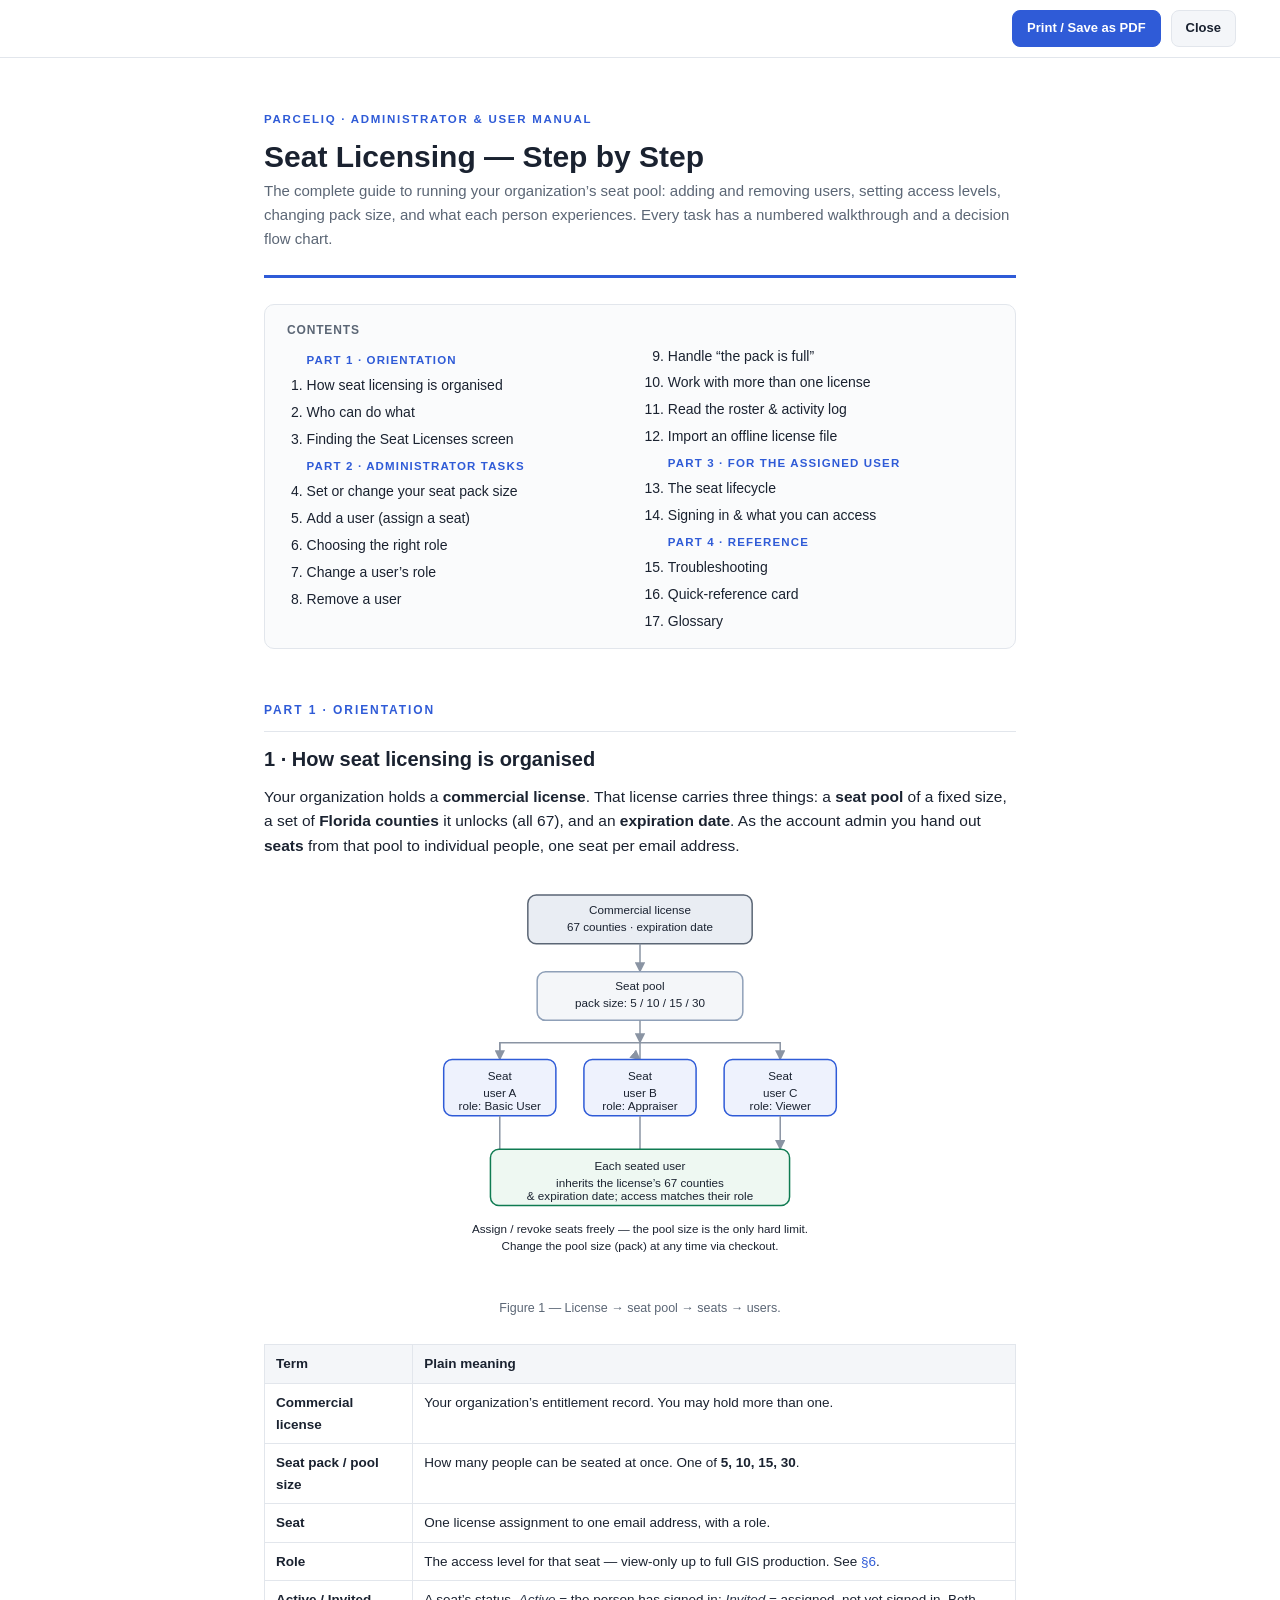
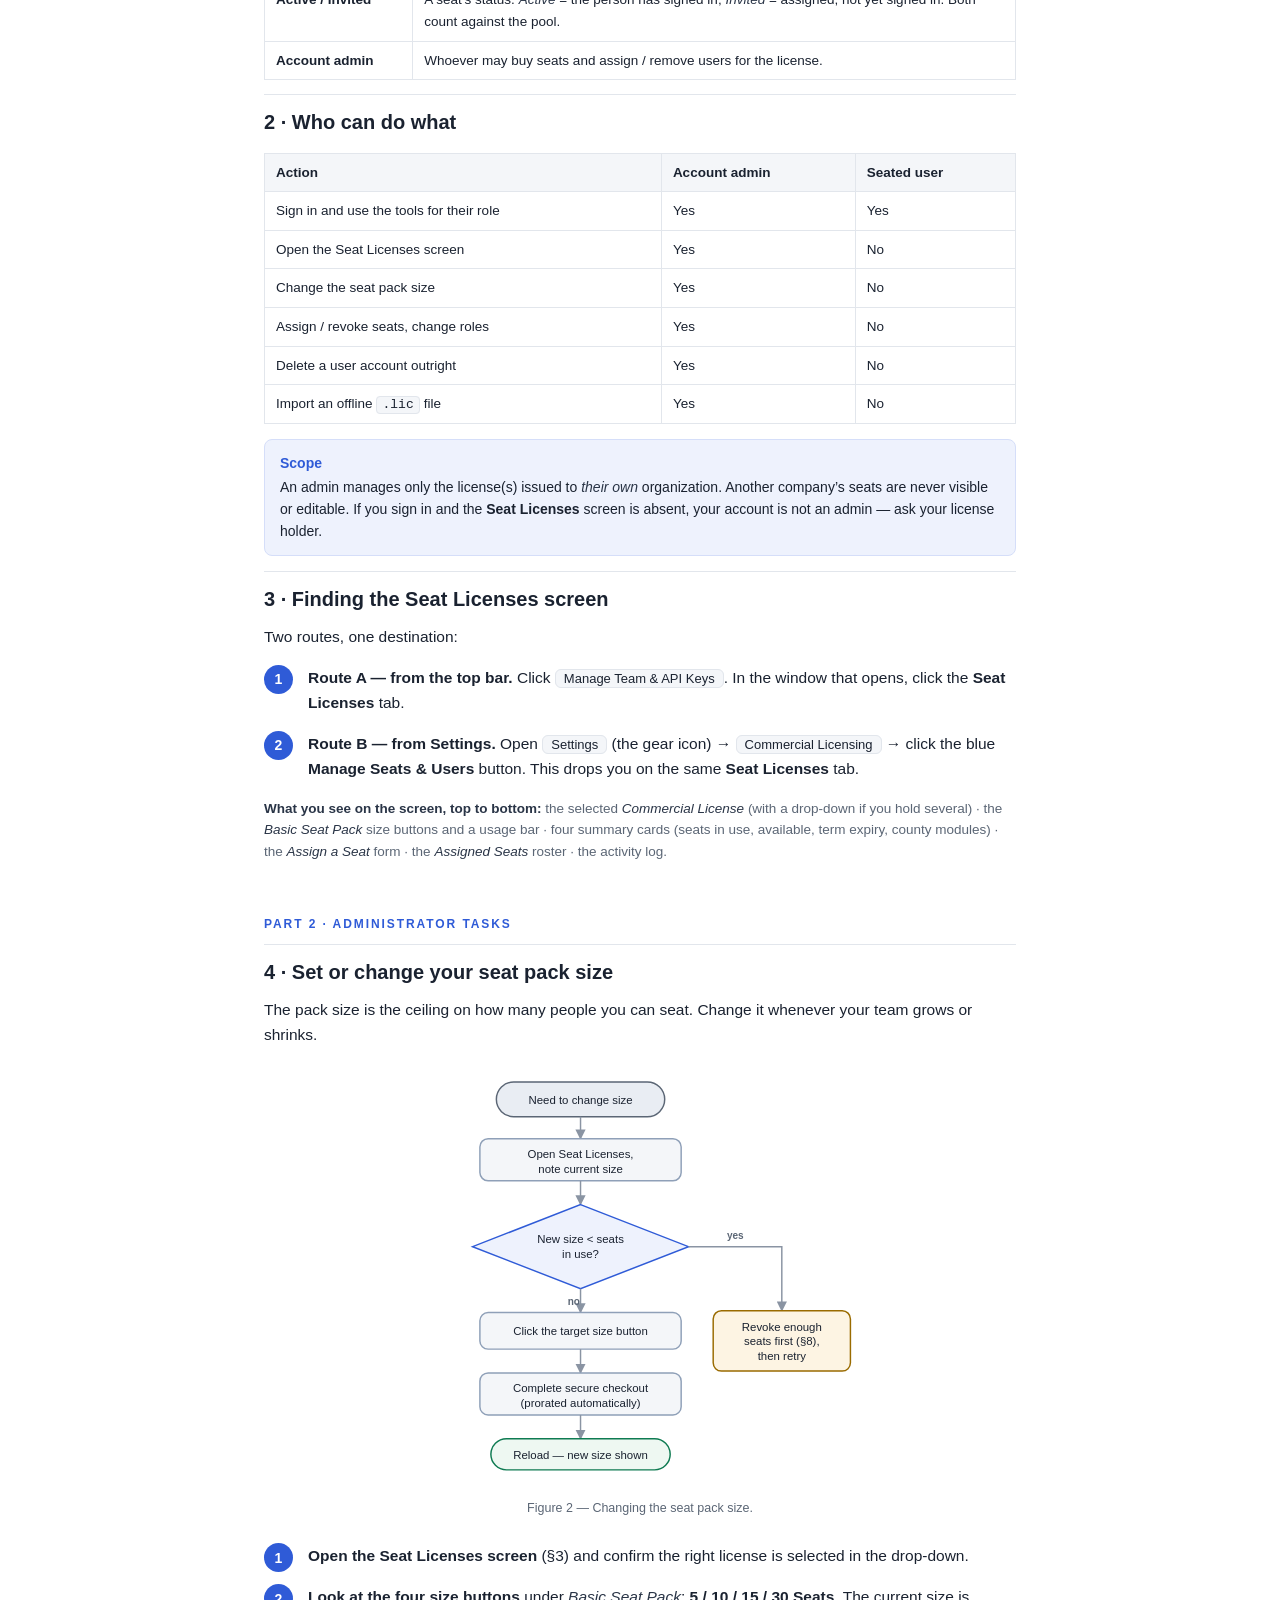
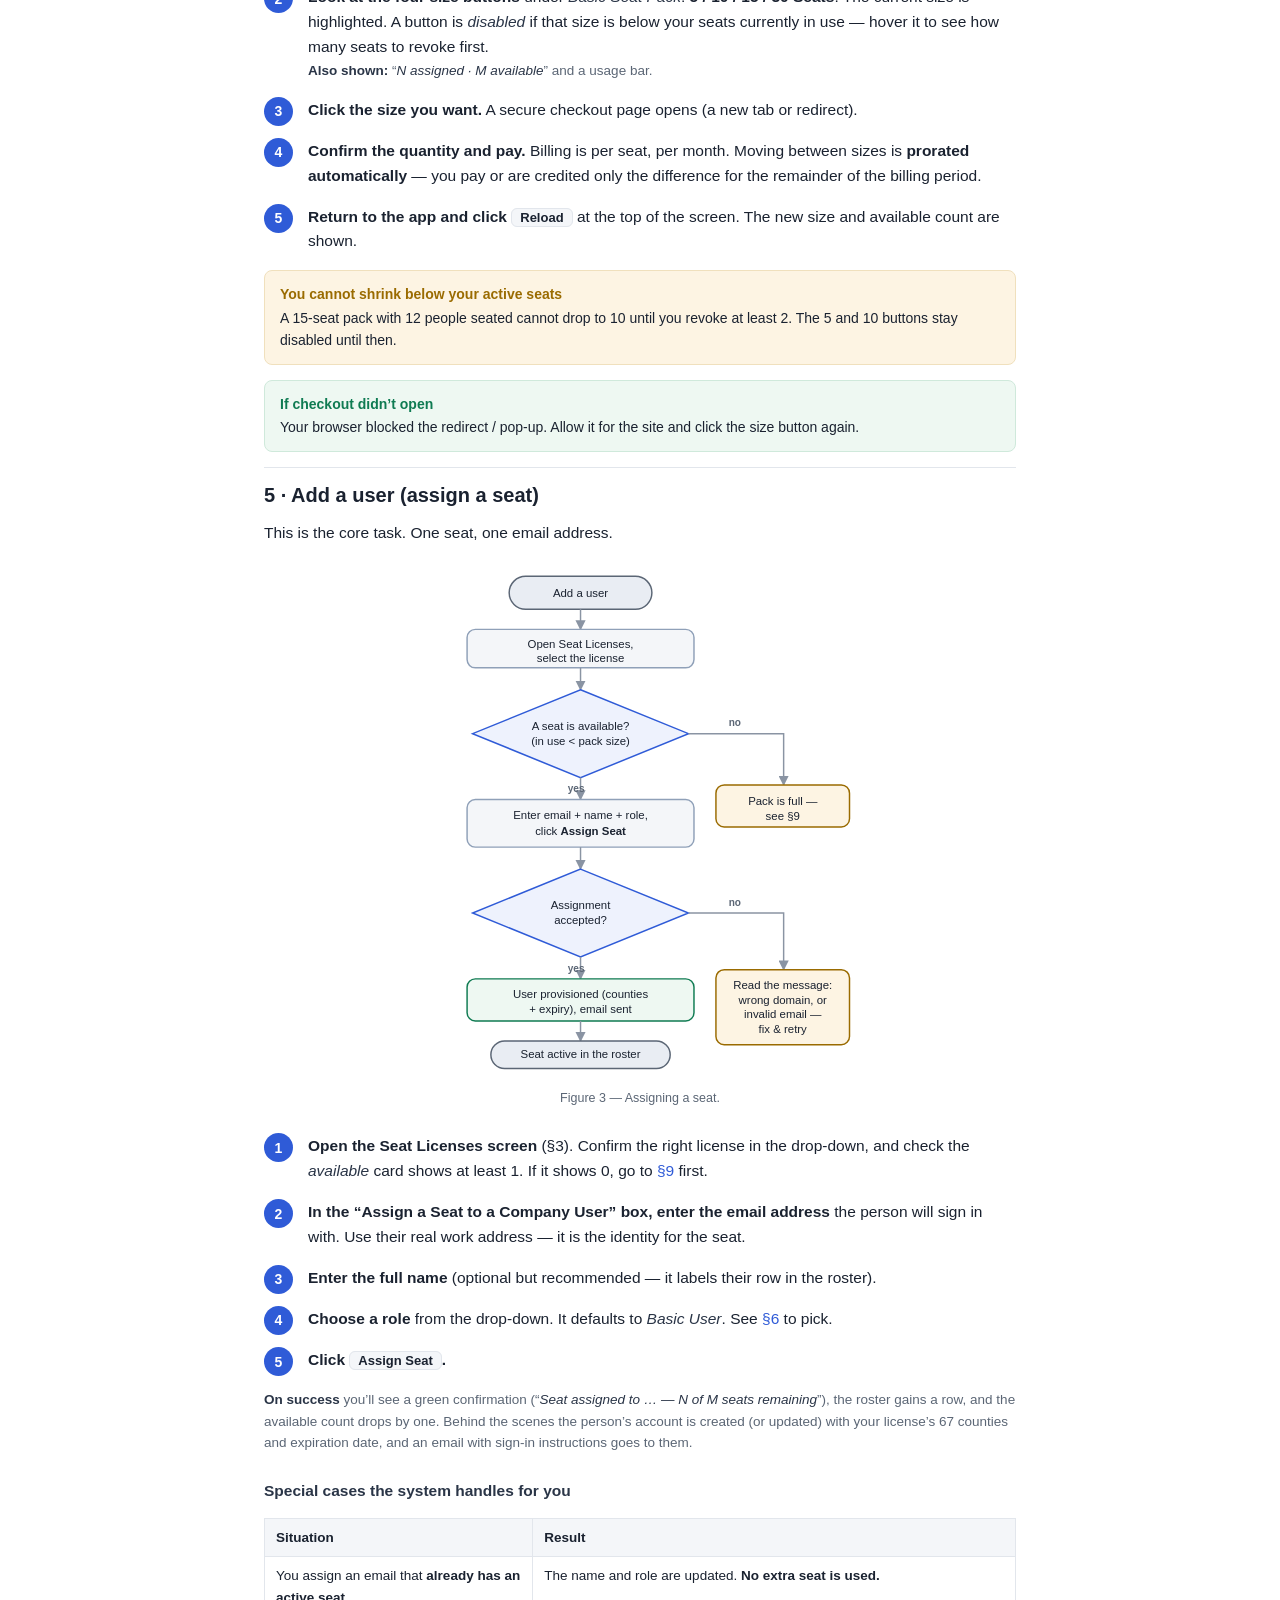
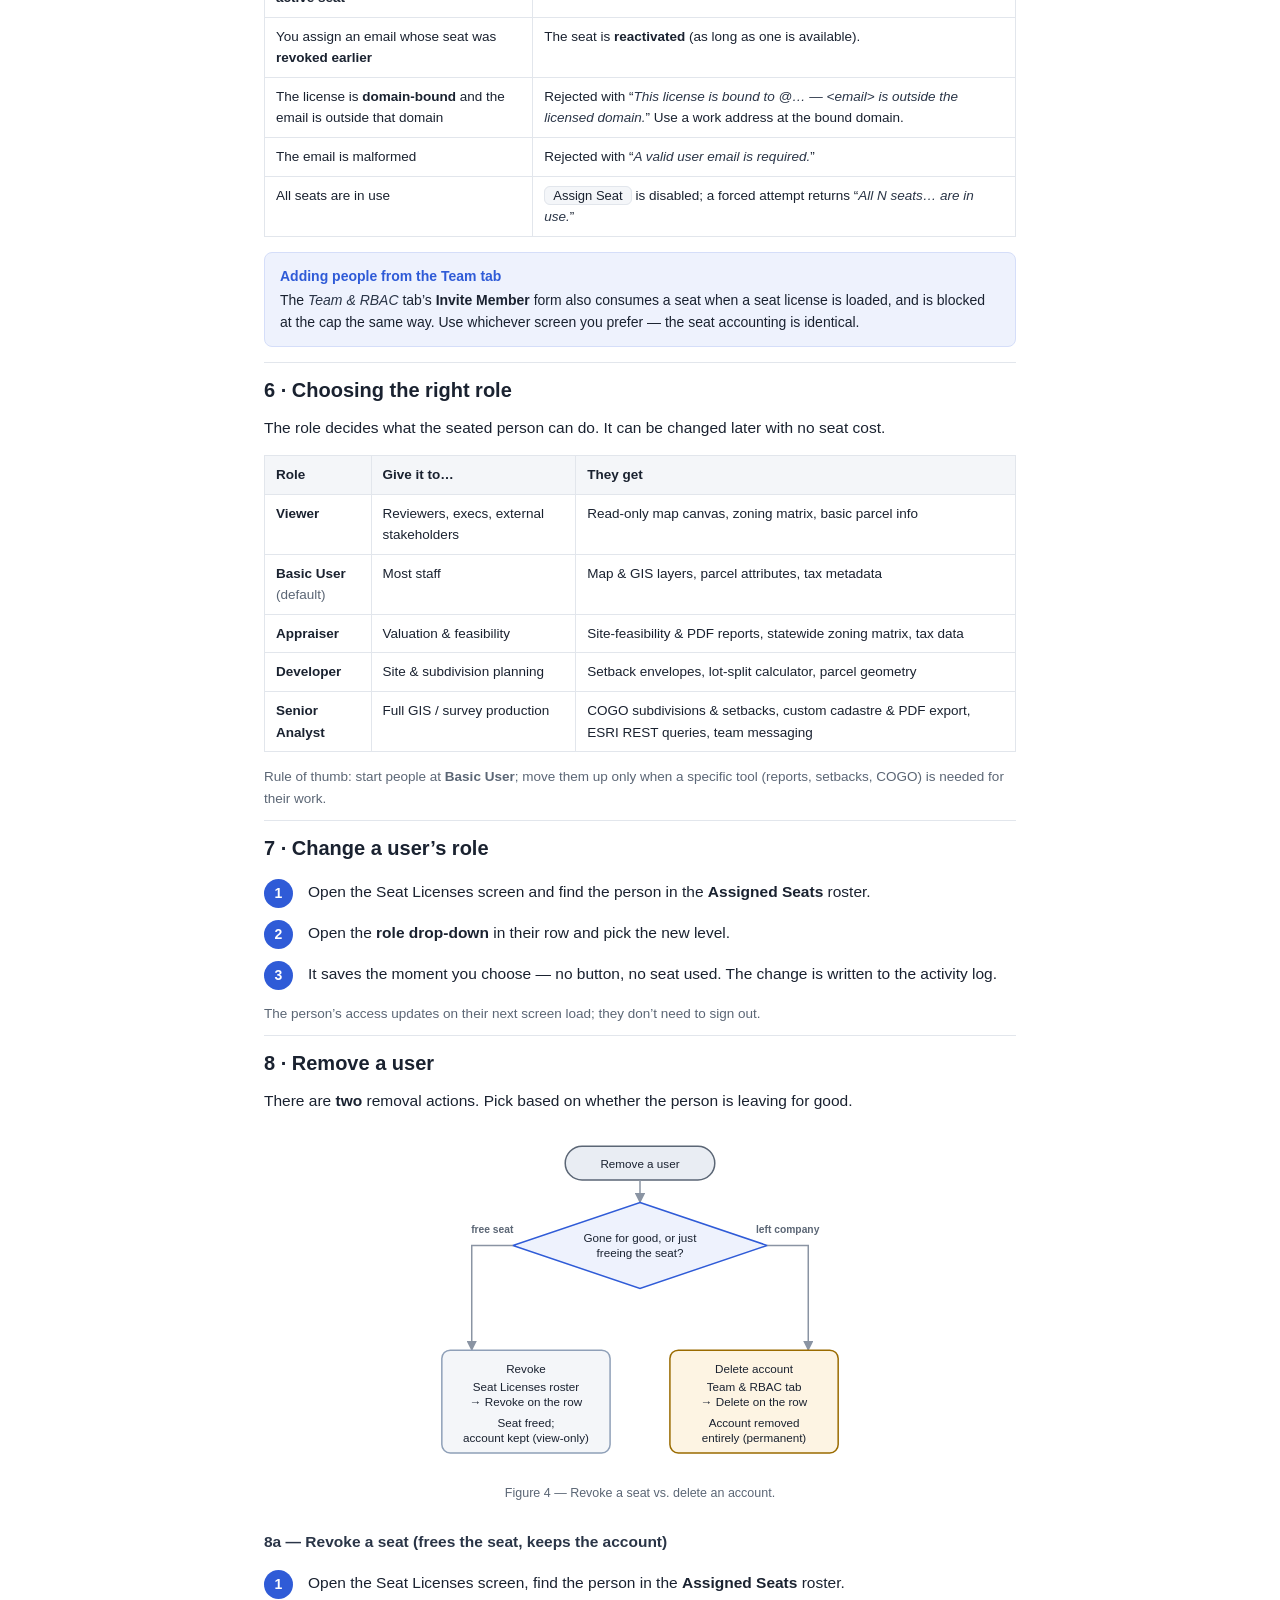
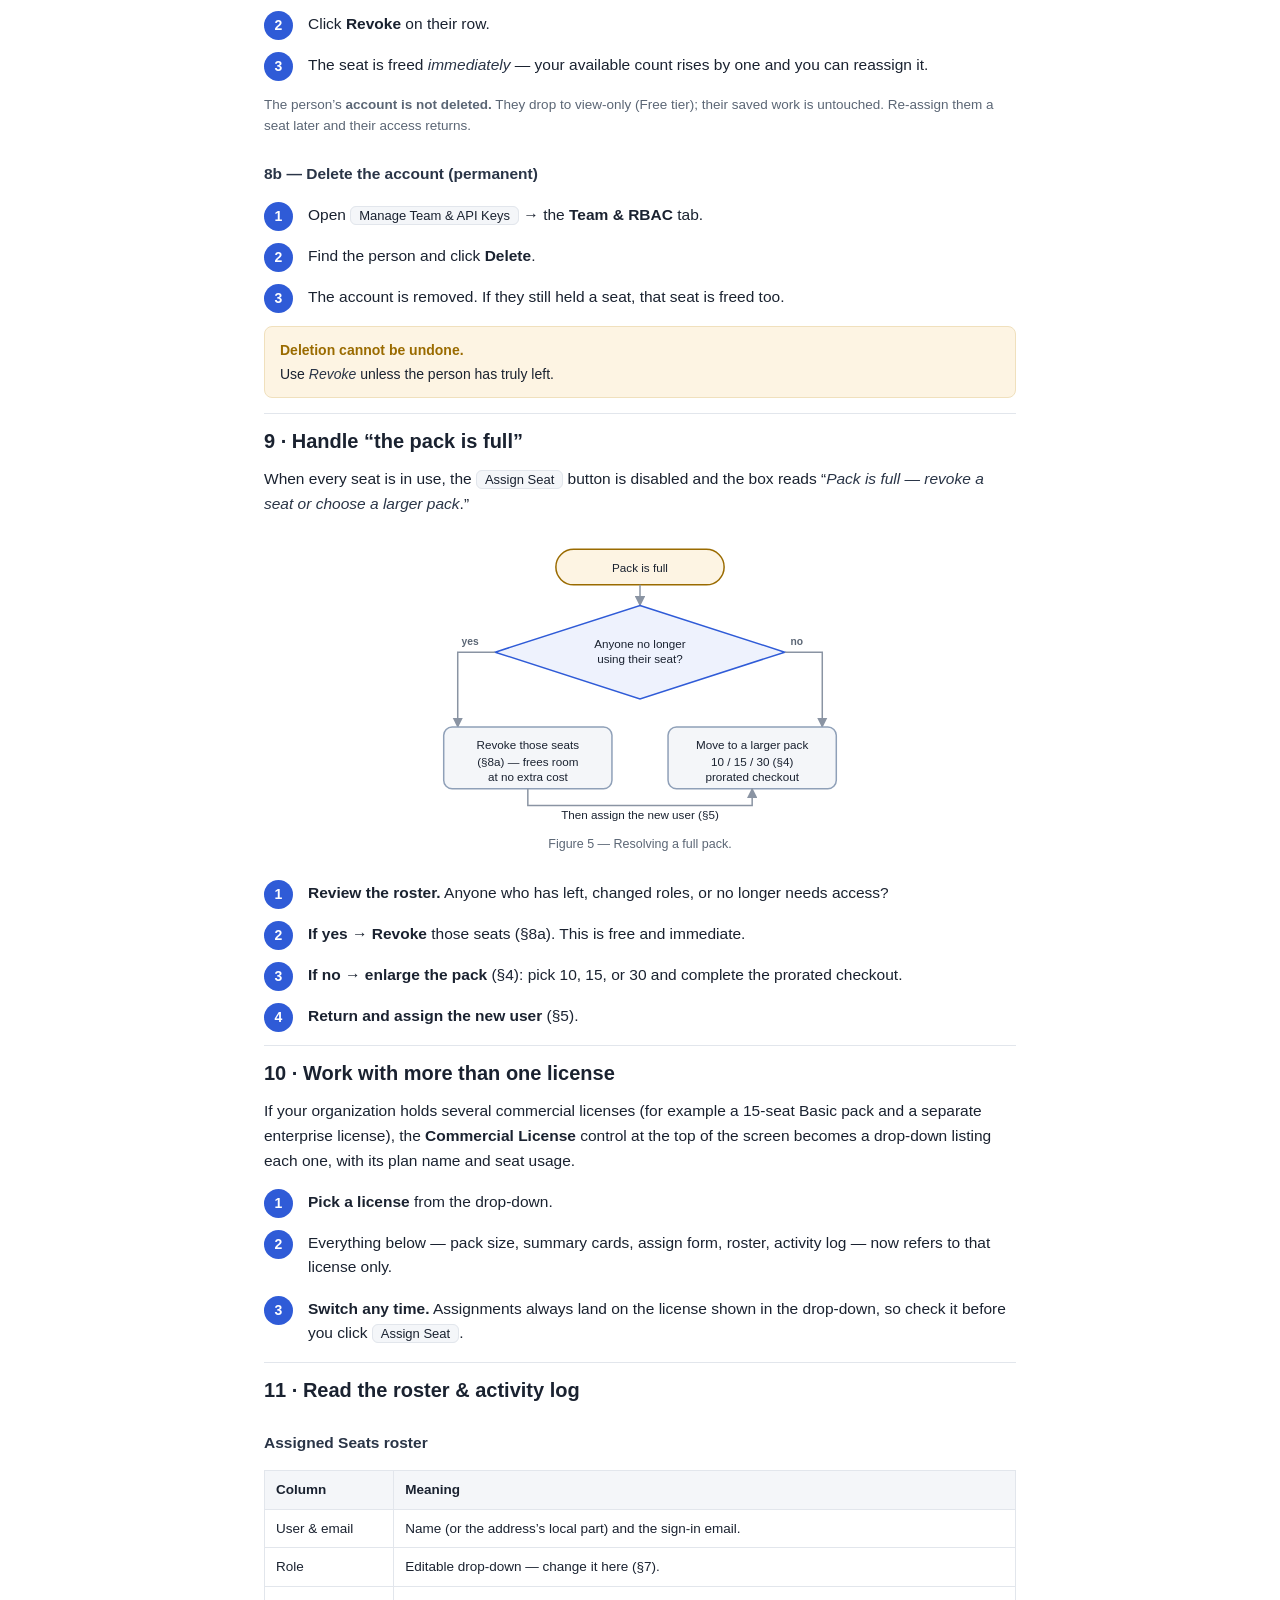
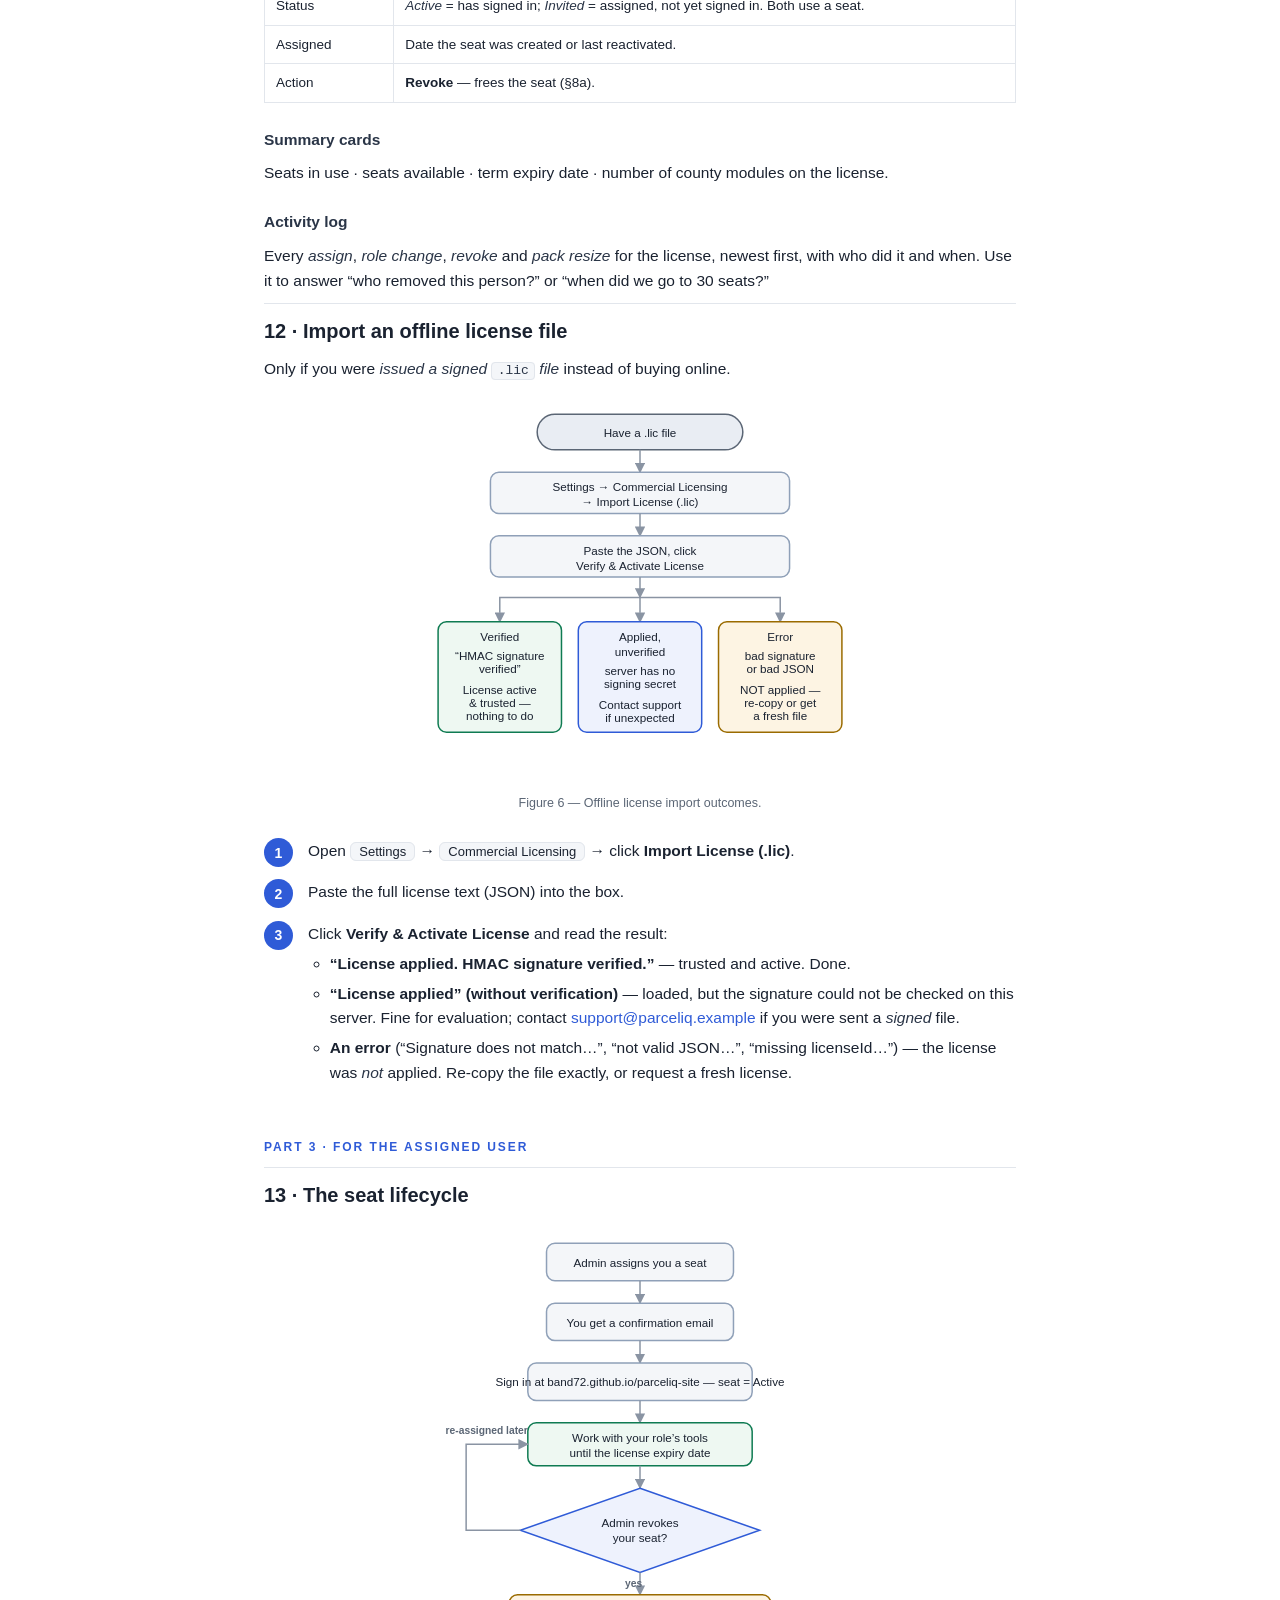
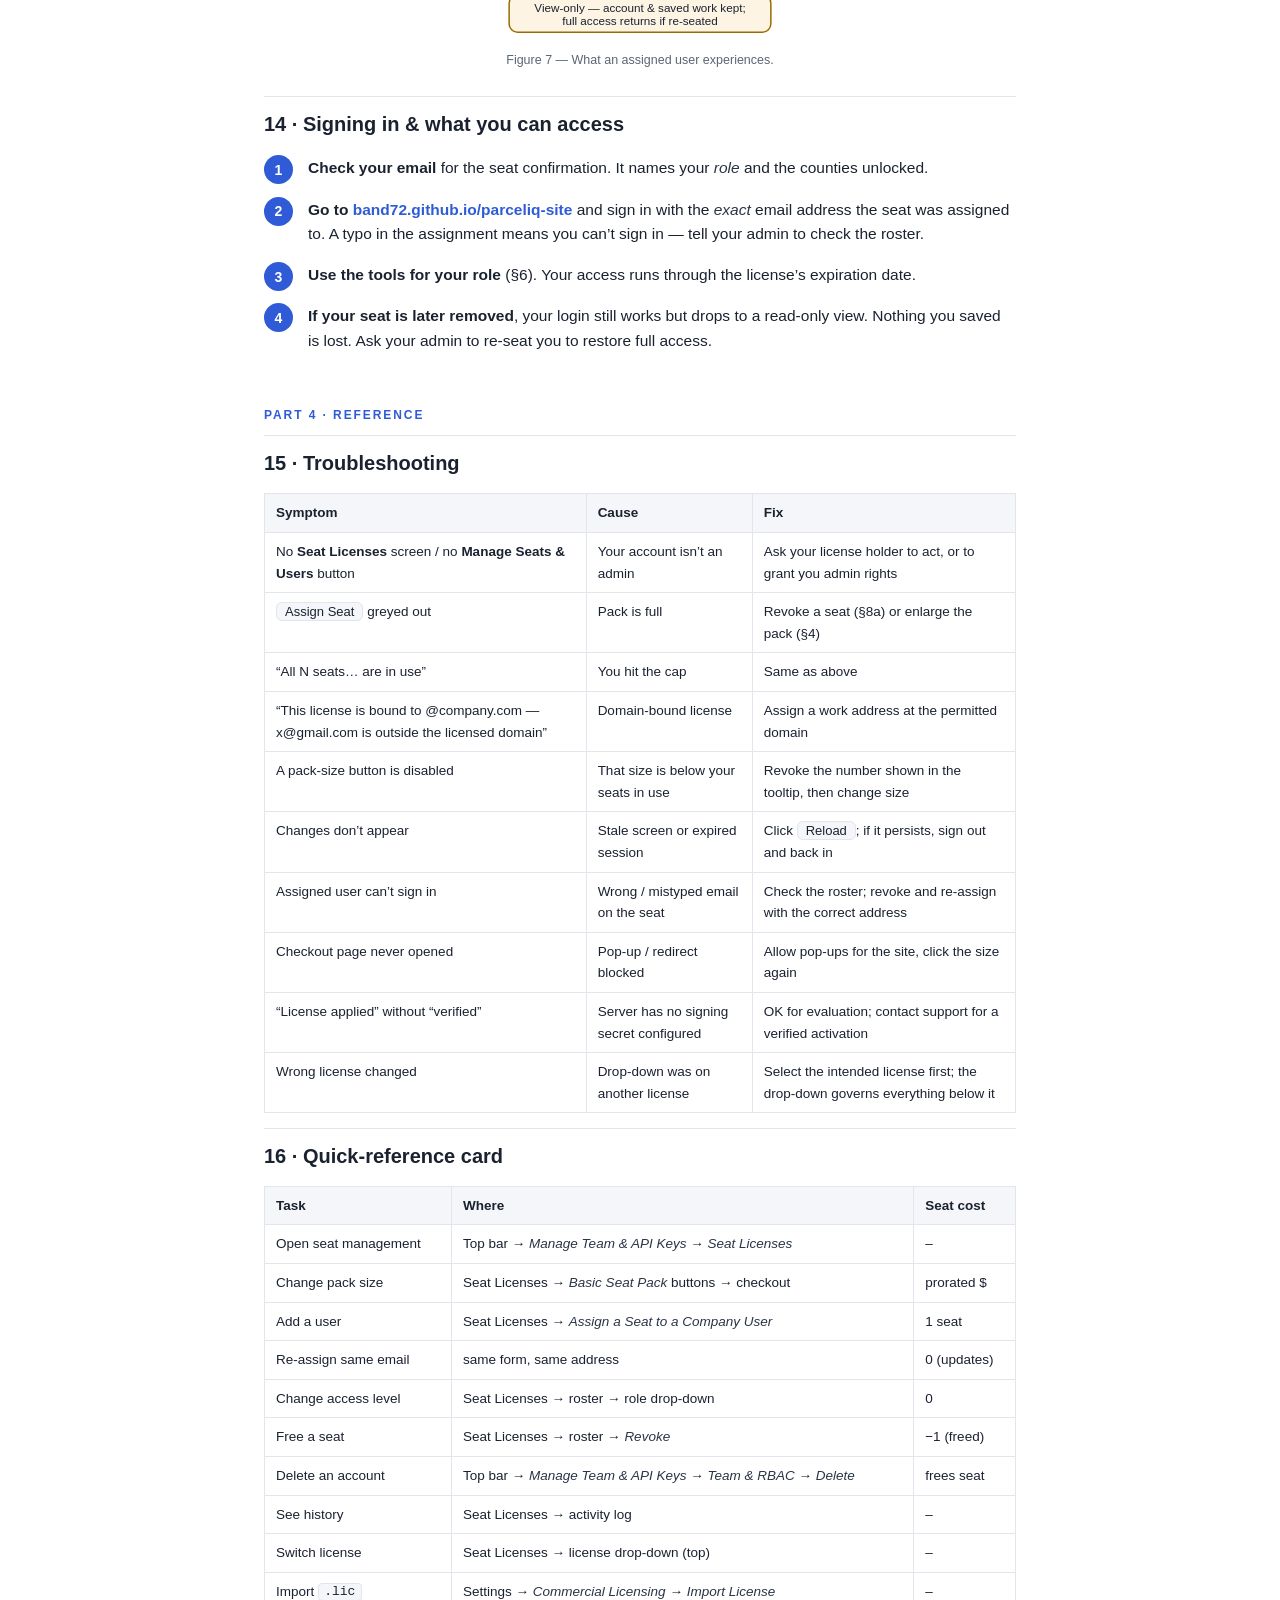
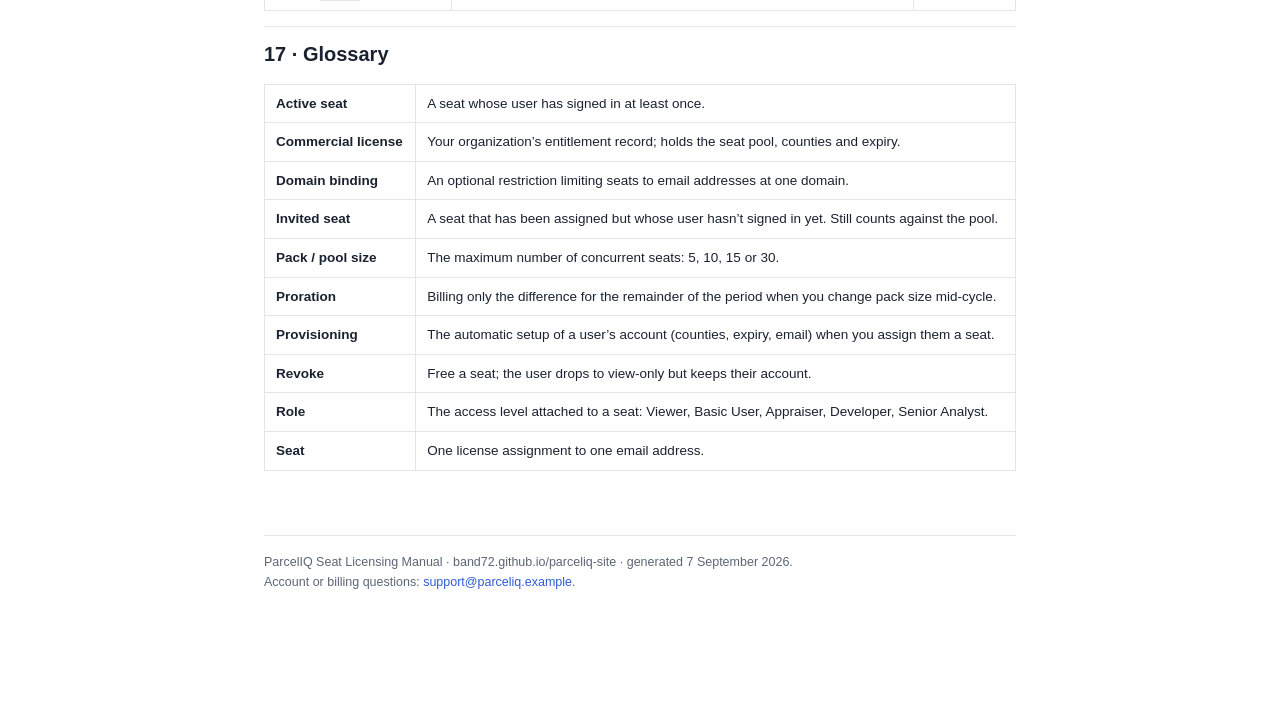
<file: help/seat-licensing-manual.html>
<!doctype html>
<html lang="en">
<head>
<meta charset="utf-8">
<meta name="viewport" content="width=device-width, initial-scale=1">
<title>ParcelIQ — Seat Licensing Manual</title>
<style>
  :root{
    --ink:#1a2230; --muted:#5b6675; --line:#e2e6ec; --accent:#2f5bd7;
    --accent-soft:#eef2fd; --ok:#0f7b52; --ok-soft:#eef8f2; --warn:#9a6b00; --warn-soft:#fdf4e3;
    --bg:#ffffff; --soft:#f4f6f9;
  }
  *{box-sizing:border-box}
  body{margin:0; background:var(--bg); color:var(--ink);
    font:15.5px/1.6 -apple-system,BlinkMacSystemFont,"Segoe UI",Roboto,Helvetica,Arial,sans-serif}
  .page{max-width:840px; margin:0 auto; padding:52px 44px 110px}

  header.cover{border-bottom:3px solid var(--accent); padding-bottom:24px; margin-bottom:14px}
  .eyebrow{font-size:11.5px; letter-spacing:.15em; text-transform:uppercase; color:var(--accent); font-weight:700}
  h1{font-size:30px; line-height:1.18; margin:.35em 0 .15em}
  .sub{color:var(--muted); font-size:15px; margin:.2em 0 0}

  .part{margin:52px 0 0; font-size:12px; letter-spacing:.16em; text-transform:uppercase; color:var(--accent); font-weight:700}
  h2{font-size:20px; margin:.5em 0 .5em; padding-top:.55em; border-top:1px solid var(--line)}
  h3{font-size:15.5px; margin:1.6em 0 .3em; color:#2a3547}
  p{margin:.55em 0}
  ul,ol{margin:.5em 0 .95em; padding-left:1.4em}
  li{margin:.32em 0}
  strong{font-weight:650}
  em{color:#2a3547}
  code{background:var(--soft); border:1px solid var(--line); border-radius:4px; padding:.03em .4em;
    font:13px/1 ui-monospace,SFMono-Regular,Menlo,Consolas,monospace}
  a{color:var(--accent); text-decoration:none}
  a:hover{text-decoration:underline}
  .path{background:var(--soft); border:1px solid var(--line); border-radius:6px; padding:1px 8px;
    font-size:13px; white-space:nowrap}

  .toc{background:#fafbfc; border:1px solid var(--line); border-radius:10px; padding:16px 22px; margin:26px 0 8px}
  .toc p{font-weight:700; margin:0 0 .4em; font-size:12px; letter-spacing:.07em; text-transform:uppercase; color:var(--muted)}
  .toc ol{margin:0; padding-left:1.4em; columns:2; column-gap:36px; font-size:14px}
  .toc a{color:var(--ink)}
  .toc .h{display:block; columns:1; font-weight:700; color:var(--accent); margin:.6em 0 .1em; font-size:11.5px; letter-spacing:.1em; text-transform:uppercase}

  .note,.tip,.warn{border-radius:8px; padding:12px 15px; margin:1.1em 0; font-size:14px}
  .note{background:var(--accent-soft); border:1px solid #d5def9}
  .tip{background:var(--ok-soft); border:1px solid #cfe9db}
  .warn{background:var(--warn-soft); border:1px solid #f0e0bd}
  .note b,.tip b,.warn b{display:block; margin-bottom:1px}
  .warn b{color:var(--warn)} .tip b{color:var(--ok)} .note b{color:var(--accent)}

  table{border-collapse:collapse; width:100%; margin:1.05em 0; font-size:13.5px}
  th,td{border:1px solid var(--line); padding:8px 11px; text-align:left; vertical-align:top}
  th{background:var(--soft); font-weight:650}

  ol.steps{counter-reset:step; list-style:none; padding-left:0; margin:1em 0}
  ol.steps>li{position:relative; padding-left:44px; margin:1.05em 0}
  ol.steps>li::before{counter-increment:step; content:counter(step);
    position:absolute; left:0; top:-1px; width:29px; height:29px; border-radius:50%;
    background:var(--accent); color:#fff; font-weight:700; font-size:14px;
    display:flex; align-items:center; justify-content:center}
  ol.steps ul{margin:.35em 0 .1em}
  .seen{color:var(--muted); font-size:13.5px}
  .seen b{color:#2a3547; font-weight:650}

  figure{margin:1.5em 0 1.7em; text-align:center}
  figure svg{width:100%; max-width:430px; height:auto}
  figcaption{color:var(--muted); font-size:12.5px; margin-top:6px}

  /* flow-chart shape language (inherited by inline SVG) */
  .fc text{fill:#1a2230; font:12.5px/1.25 -apple-system,BlinkMacSystemFont,"Segoe UI",Roboto,Arial,sans-serif}
  .fc .term{fill:#e9edf3; stroke:#5b6675}
  .fc .proc{fill:#f4f6f9; stroke:#8fa0b8}
  .fc .dec{fill:#eef2fd; stroke:#2f5bd7}
  .fc .stop{fill:#fdf4e3; stroke:#9a6b00}
  .fc .good{fill:#eef8f2; stroke:#0f7b52}
  .fc .shape{stroke-width:1.6}
  .fc .edge{stroke:#8a94a3; stroke-width:1.6; fill:none}
  .fc .elbl{fill:#5b6675; font-size:11px; font-weight:600}

  footer{margin-top:64px; padding-top:16px; border-top:1px solid var(--line); color:var(--muted); font-size:12.5px}


  .actionbar{position:sticky; top:0; z-index:10; display:flex; gap:10px; justify-content:flex-end;
    padding:10px 44px; background:rgba(255,255,255,.92); backdrop-filter:blur(4px);
    border-bottom:1px solid var(--line)}
  .actionbar button{font:inherit; font-size:13px; font-weight:650; cursor:pointer;
    border:1px solid var(--line); background:var(--soft); color:var(--ink);
    border-radius:8px; padding:7px 14px}
  .actionbar button.primary{background:var(--accent); color:#fff; border-color:var(--accent)}
  .actionbar button:hover{filter:brightness(.97)}
  @media print{ .actionbar{display:none} }

  @media print{
    .page{padding:0 8mm}
    h2,h3{page-break-after:avoid}
    figure,.note,.tip,.warn,table,ol.steps>li{page-break-inside:avoid}
    a{color:var(--ink)}
    .toc ol{columns:2}
  }
</style>
</head>
<body>
<div class="actionbar">
  <button class="primary" data-print-action="print">Print / Save as PDF</button>
  <button data-print-action="close">Close</button>
</div>
<div class="page">

<header class="cover">
  <div class="eyebrow">ParcelIQ · Administrator &amp; User Manual</div>
  <h1>Seat Licensing — Step by Step</h1>
  <p class="sub">The complete guide to running your organization&rsquo;s seat pool: adding and removing users,
  setting access levels, changing pack size, and what each person experiences. Every task has a numbered
  walkthrough and a decision flow chart.</p>
</header>

<nav class="toc">
  <p>Contents</p>
  <ol>
    <span class="h">Part 1 · Orientation</span>
    <li><a href="#s1">How seat licensing is organised</a></li>
    <li><a href="#s2">Who can do what</a></li>
    <li><a href="#s3">Finding the Seat Licenses screen</a></li>
    <span class="h">Part 2 · Administrator tasks</span>
    <li><a href="#s4">Set or change your seat pack size</a></li>
    <li><a href="#s5">Add a user (assign a seat)</a></li>
    <li><a href="#s6">Choosing the right role</a></li>
    <li><a href="#s7">Change a user&rsquo;s role</a></li>
    <li><a href="#s8">Remove a user</a></li>
    <li><a href="#s9">Handle &ldquo;the pack is full&rdquo;</a></li>
    <li><a href="#s10">Work with more than one license</a></li>
    <li><a href="#s11">Read the roster &amp; activity log</a></li>
    <li><a href="#s12">Import an offline license file</a></li>
    <span class="h">Part 3 · For the assigned user</span>
    <li><a href="#s13">The seat lifecycle</a></li>
    <li><a href="#s14">Signing in &amp; what you can access</a></li>
    <span class="h">Part 4 · Reference</span>
    <li><a href="#s15">Troubleshooting</a></li>
    <li><a href="#s16">Quick-reference card</a></li>
    <li><a href="#s17">Glossary</a></li>
  </ol>
</nav>

<!-- ============================ PART 1 ============================ -->
<div class="part">Part 1 · Orientation</div>

<h2 id="s1">1&nbsp;&middot;&nbsp;How seat licensing is organised</h2>
<p>Your organization holds a <strong>commercial license</strong>. That license carries three things:
a <strong>seat pool</strong> of a fixed size, a set of <strong>Florida counties</strong> it unlocks (all 67),
and an <strong>expiration date</strong>. As the account admin you hand out <strong>seats</strong> from that
pool to individual people, one seat per email address.</p>

<figure class="fc" role="img" aria-label="Hierarchy: commercial license contains a seat pool of 5, 10, 15 or 30 seats; each seat is assigned to one user with a role; every seat inherits the license's counties and expiry.">
<svg viewBox="0 0 460 430" xmlns="http://www.w3.org/2000/svg">
  <rect class="shape term" x="110" y="14" width="240" height="52" rx="9"/>
  <text x="230" y="34" text-anchor="middle" font-weight="700">Commercial license</text>
  <text x="230" y="52" text-anchor="middle" fill="#5b6675">67 counties · expiration date</text>

  <path class="edge" d="M230 66 V96" marker-end="url(#a1)"/>
  <rect class="shape proc" x="120" y="96" width="220" height="52" rx="9"/>
  <text x="230" y="116" text-anchor="middle" font-weight="700">Seat pool</text>
  <text x="230" y="134" text-anchor="middle" fill="#5b6675">pack size: 5 / 10 / 15 / 30</text>

  <path class="edge" d="M230 148 V172" marker-end="url(#a1)"/>
  <path class="edge" d="M230 172 h-150 v18" />
  <path class="edge" d="M230 172 v18" />
  <path class="edge" d="M230 172 h150 v18" marker-end="url(#a1)"/>
  <path class="edge" d="M80 172 v18" marker-end="url(#a1)"/>
  <path class="edge" d="M230 190" marker-end="url(#a1)"/>

  <g>
    <rect class="shape dec" x="20" y="190" width="120" height="60" rx="9"/>
    <text x="80" y="212" text-anchor="middle" font-weight="700">Seat</text>
    <text x="80" y="230" text-anchor="middle" fill="#5b6675">user A</text>
    <text x="80" y="244" text-anchor="middle" fill="#5b6675">role: Basic User</text>
  </g>
  <g>
    <rect class="shape dec" x="170" y="190" width="120" height="60" rx="9"/>
    <text x="230" y="212" text-anchor="middle" font-weight="700">Seat</text>
    <text x="230" y="230" text-anchor="middle" fill="#5b6675">user B</text>
    <text x="230" y="244" text-anchor="middle" fill="#5b6675">role: Appraiser</text>
  </g>
  <g>
    <rect class="shape dec" x="320" y="190" width="120" height="60" rx="9"/>
    <text x="380" y="212" text-anchor="middle" font-weight="700">Seat</text>
    <text x="380" y="230" text-anchor="middle" fill="#5b6675">user C</text>
    <text x="380" y="244" text-anchor="middle" fill="#5b6675">role: Viewer</text>
  </g>

  <path class="edge" d="M80 250 V286 M230 250 V286 M380 250 V286" marker-end="url(#a1)"/>
  <rect class="shape good" x="70" y="286" width="320" height="60" rx="9"/>
  <text x="230" y="308" text-anchor="middle" font-weight="700">Each seated user</text>
  <text x="230" y="326" text-anchor="middle" fill="#5b6675">inherits the license&rsquo;s 67 counties</text>
  <text x="230" y="340" text-anchor="middle" fill="#5b6675">&amp; expiration date; access matches their role</text>

  <text x="230" y="376" text-anchor="middle" fill="#5b6675" font-size="11.5">Assign / revoke seats freely &mdash; the pool size is the only hard limit.</text>
  <text x="230" y="394" text-anchor="middle" fill="#5b6675" font-size="11.5">Change the pool size (pack) at any time via checkout.</text>

  <defs>
    <marker id="a1" viewBox="0 0 10 10" refX="9" refY="5" markerWidth="7" markerHeight="7" orient="auto-start-reverse">
      <path d="M0 0 L10 5 L0 10 z" fill="#8a94a3"/>
    </marker>
  </defs>
</svg>
<figcaption>Figure 1 &mdash; License &rarr; seat pool &rarr; seats &rarr; users.</figcaption>
</figure>

<table>
  <tr><th>Term</th><th>Plain meaning</th></tr>
  <tr><td><strong>Commercial license</strong></td><td>Your organization&rsquo;s entitlement record. You may hold more than one.</td></tr>
  <tr><td><strong>Seat pack / pool size</strong></td><td>How many people can be seated at once. One of <strong>5, 10, 15, 30</strong>.</td></tr>
  <tr><td><strong>Seat</strong></td><td>One license assignment to one email address, with a role.</td></tr>
  <tr><td><strong>Role</strong></td><td>The access level for that seat &mdash; view-only up to full GIS production. See <a href="#s6">&sect;6</a>.</td></tr>
  <tr><td><strong>Active&nbsp;/&nbsp;Invited</strong></td><td>A seat&rsquo;s status. <em>Active</em> = the person has signed in; <em>Invited</em> = assigned, not yet signed in. Both count against the pool.</td></tr>
  <tr><td><strong>Account admin</strong></td><td>Whoever may buy seats and assign / remove users for the license.</td></tr>
</table>

<h2 id="s2">2&nbsp;&middot;&nbsp;Who can do what</h2>
<table>
  <tr><th>Action</th><th>Account admin</th><th>Seated user</th></tr>
  <tr><td>Sign in and use the tools for their role</td><td>Yes</td><td>Yes</td></tr>
  <tr><td>Open the Seat Licenses screen</td><td>Yes</td><td>No</td></tr>
  <tr><td>Change the seat pack size</td><td>Yes</td><td>No</td></tr>
  <tr><td>Assign / revoke seats, change roles</td><td>Yes</td><td>No</td></tr>
  <tr><td>Delete a user account outright</td><td>Yes</td><td>No</td></tr>
  <tr><td>Import an offline <code>.lic</code> file</td><td>Yes</td><td>No</td></tr>
</table>
<div class="note">
  <b>Scope</b>
  An admin manages only the license(s) issued to <em>their own</em> organization. Another company&rsquo;s
  seats are never visible or editable. If you sign in and the <strong>Seat Licenses</strong> screen is
  absent, your account is not an admin &mdash; ask your license holder.
</div>

<h2 id="s3">3&nbsp;&middot;&nbsp;Finding the Seat Licenses screen</h2>
<p>Two routes, one destination:</p>
<ol class="steps">
  <li><strong>Route A &mdash; from the top bar.</strong> Click <span class="path">Manage Team &amp; API Keys</span>.
    In the window that opens, click the <strong>Seat Licenses</strong> tab.</li>
  <li><strong>Route B &mdash; from Settings.</strong> Open <span class="path">Settings</span> (the gear icon) &rarr;
    <span class="path">Commercial Licensing</span> &rarr; click the blue <strong>Manage Seats &amp; Users</strong> button.
    This drops you on the same <strong>Seat Licenses</strong> tab.</li>
</ol>
<p class="seen"><b>What you see on the screen, top to bottom:</b> the selected <em>Commercial License</em> (with a
drop-down if you hold several) · the <em>Basic Seat Pack</em> size buttons and a usage bar · four summary
cards (seats in use, available, term expiry, county modules) · the <em>Assign a Seat</em> form · the
<em>Assigned Seats</em> roster · the activity log.</p>

<!-- ============================ PART 2 ============================ -->
<div class="part">Part 2 · Administrator tasks</div>

<h2 id="s4">4&nbsp;&middot;&nbsp;Set or change your seat pack size</h2>
<p>The pack size is the ceiling on how many people you can seat. Change it whenever your team grows or shrinks.</p>

<figure class="fc" role="img" aria-label="Flow: open Seat Licenses and note current size; if the new size is smaller than seats in use, revoke seats first then retry; otherwise click the target size button, complete the prorated checkout, reload, and the new size is shown.">
<svg viewBox="0 0 470 452" xmlns="http://www.w3.org/2000/svg">
  <rect class="shape term" x="78" y="12" width="184" height="38" rx="19"/>
  <text x="170" y="36" text-anchor="middle" font-weight="700">Need to change size</text>

  <path class="edge" d="M170 50 V74" marker-end="url(#a2)"/>
  <rect class="shape proc" x="60" y="74" width="220" height="46" rx="9"/>
  <text x="170" y="95" text-anchor="middle">Open Seat Licenses,</text>
  <text x="170" y="111" text-anchor="middle">note current size</text>

  <path class="edge" d="M170 120 V146" marker-end="url(#a2)"/>
  <polygon class="shape dec" points="170,146 288,192 170,238 52,192"/>
  <text x="170" y="188" text-anchor="middle">New size &lt; seats</text>
  <text x="170" y="204" text-anchor="middle">in use?</text>

  <path class="edge" d="M288 192 H390 V262" marker-end="url(#a2)"/>
  <text x="330" y="184" class="elbl">yes</text>
  <rect class="shape stop" x="315" y="262" width="150" height="66" rx="9"/>
  <text x="390" y="284" text-anchor="middle">Revoke enough</text>
  <text x="390" y="300" text-anchor="middle">seats first (&sect;8),</text>
  <text x="390" y="316" text-anchor="middle" fill="#5b6675">then retry</text>

  <path class="edge" d="M170 238 V264" marker-end="url(#a2)"/>
  <text x="156" y="256" class="elbl">no</text>
  <rect class="shape proc" x="60" y="264" width="220" height="40" rx="9"/>
  <text x="170" y="289" text-anchor="middle">Click the target size button</text>

  <path class="edge" d="M170 304 V330" marker-end="url(#a2)"/>
  <rect class="shape proc" x="60" y="330" width="220" height="46" rx="9"/>
  <text x="170" y="351" text-anchor="middle">Complete secure checkout</text>
  <text x="170" y="367" text-anchor="middle" fill="#5b6675">(prorated automatically)</text>

  <path class="edge" d="M170 376 V402" marker-end="url(#a2)"/>
  <rect class="shape good" x="72" y="402" width="196" height="34" rx="17"/>
  <text x="170" y="424" text-anchor="middle" font-weight="700">Reload &mdash; new size shown</text>

  <defs><marker id="a2" viewBox="0 0 10 10" refX="9" refY="5" markerWidth="7" markerHeight="7" orient="auto-start-reverse"><path d="M0 0 L10 5 L0 10 z" fill="#8a94a3"/></marker></defs>
</svg>
<figcaption>Figure 2 &mdash; Changing the seat pack size.</figcaption>
</figure>

<ol class="steps">
  <li><strong>Open the Seat Licenses screen</strong> (&sect;3) and confirm the right license is selected in the drop-down.</li>
  <li><strong>Look at the four size buttons</strong> under <em>Basic Seat Pack</em>: <strong>5 / 10 / 15 / 30 Seats</strong>. The current size is highlighted. A button is <em>disabled</em> if that size is below your seats currently in use &mdash; hover it to see how many seats to revoke first.
    <div class="seen"><b>Also shown:</b> &ldquo;<em>N assigned &middot; M available</em>&rdquo; and a usage bar.</div>
  </li>
  <li><strong>Click the size you want.</strong> A secure checkout page opens (a new tab or redirect).</li>
  <li><strong>Confirm the quantity and pay.</strong> Billing is per seat, per month. Moving between sizes is <strong>prorated automatically</strong> &mdash; you pay or are credited only the difference for the remainder of the billing period.</li>
  <li><strong>Return to the app and click <span class="path">Reload</span></strong> at the top of the screen. The new size and available count are shown.</li>
</ol>
<div class="warn">
  <b>You cannot shrink below your active seats</b>
  A 15-seat pack with 12 people seated cannot drop to 10 until you revoke at least 2. The 5 and 10 buttons
  stay disabled until then.
</div>
<div class="tip">
  <b>If checkout didn&rsquo;t open</b>
  Your browser blocked the redirect / pop-up. Allow it for the site and click the size button again.
</div>

<h2 id="s5">5&nbsp;&middot;&nbsp;Add a user (assign a seat)</h2>
<p>This is the core task. One seat, one email address.</p>

<figure class="fc" role="img" aria-label="Flow: open the screen and select the license; is a seat available; if not, the pack is full so see section 9; if yes, enter email, name and role and click Assign Seat; is the assignment accepted; if not, read the message about wrong domain or invalid email, fix and retry; if yes, the user is provisioned with counties and expiry, a confirmation email is sent, and the seat is active in the roster.">
<svg viewBox="0 0 470 552" xmlns="http://www.w3.org/2000/svg">
  <rect class="shape term" x="92" y="8" width="156" height="36" rx="18"/>
  <text x="170" y="31" text-anchor="middle" font-weight="700">Add a user</text>

  <path class="edge" d="M170 44 V66" marker-end="url(#a3)"/>
  <rect class="shape proc" x="46" y="66" width="248" height="42" rx="9"/>
  <text x="170" y="86" text-anchor="middle">Open Seat Licenses,</text>
  <text x="170" y="102" text-anchor="middle">select the license</text>

  <path class="edge" d="M170 108 V132" marker-end="url(#a3)"/>
  <polygon class="shape dec" points="170,132 288,180 170,228 52,180"/>
  <text x="170" y="176" text-anchor="middle">A seat is available?</text>
  <text x="170" y="192" text-anchor="middle" fill="#5b6675" font-size="11">(in use &lt; pack size)</text>

  <path class="edge" d="M288 180 H392 V236" marker-end="url(#a3)"/>
  <text x="332" y="172" class="elbl">no</text>
  <rect class="shape stop" x="318" y="236" width="146" height="46" rx="9"/>
  <text x="391" y="258" text-anchor="middle">Pack is full &mdash;</text>
  <text x="391" y="274" text-anchor="middle">see &sect;9</text>

  <path class="edge" d="M170 228 V252" marker-end="url(#a3)"/>
  <text x="156" y="244" class="elbl">yes</text>
  <rect class="shape proc" x="46" y="252" width="248" height="52" rx="9"/>
  <text x="170" y="273" text-anchor="middle">Enter email + name + role,</text>
  <text x="170" y="291" text-anchor="middle">click <tspan font-weight="700">Assign Seat</tspan></text>

  <path class="edge" d="M170 304 V328" marker-end="url(#a3)"/>
  <polygon class="shape dec" points="170,328 288,376 170,424 52,376"/>
  <text x="170" y="372" text-anchor="middle">Assignment</text>
  <text x="170" y="388" text-anchor="middle">accepted?</text>

  <path class="edge" d="M288 376 H392 V438" marker-end="url(#a3)"/>
  <text x="332" y="368" class="elbl">no</text>
  <rect class="shape stop" x="318" y="438" width="146" height="82" rx="9"/>
  <text x="391" y="459" text-anchor="middle">Read the message:</text>
  <text x="391" y="475" text-anchor="middle" fill="#5b6675">wrong domain, or</text>
  <text x="391" y="491" text-anchor="middle" fill="#5b6675">invalid email &mdash;</text>
  <text x="391" y="507" text-anchor="middle" fill="#5b6675">fix &amp; retry</text>

  <path class="edge" d="M170 424 V448" marker-end="url(#a3)"/>
  <text x="156" y="440" class="elbl">yes</text>
  <rect class="shape good" x="46" y="448" width="248" height="46" rx="9"/>
  <text x="170" y="469" text-anchor="middle">User provisioned (counties</text>
  <text x="170" y="485" text-anchor="middle">+ expiry), email sent</text>

  <path class="edge" d="M170 494 V516" marker-end="url(#a3)"/>
  <rect class="shape term" x="72" y="516" width="196" height="30" rx="15"/>
  <text x="170" y="535" text-anchor="middle" font-weight="700">Seat active in the roster</text>

  <defs><marker id="a3" viewBox="0 0 10 10" refX="9" refY="5" markerWidth="7" markerHeight="7" orient="auto-start-reverse"><path d="M0 0 L10 5 L0 10 z" fill="#8a94a3"/></marker></defs>
</svg>
<figcaption>Figure 3 &mdash; Assigning a seat.</figcaption>
</figure>

<ol class="steps">
  <li><strong>Open the Seat Licenses screen</strong> (&sect;3). Confirm the right license in the drop-down, and check the <em>available</em> card shows at least&nbsp;1. If it shows&nbsp;0, go to <a href="#s9">&sect;9</a> first.</li>
  <li><strong>In the &ldquo;Assign a Seat to a Company User&rdquo; box, enter the email address</strong> the person will sign in with. Use their real work address &mdash; it is the identity for the seat.</li>
  <li><strong>Enter the full name</strong> (optional but recommended &mdash; it labels their row in the roster).</li>
  <li><strong>Choose a role</strong> from the drop-down. It defaults to <em>Basic User</em>. See <a href="#s6">&sect;6</a> to pick.</li>
  <li><strong>Click <span class="path">Assign Seat</span>.</strong></li>
</ol>

<p class="seen"><b>On success</b> you&rsquo;ll see a green confirmation (&ldquo;<em>Seat assigned to &hellip; &mdash; N of M seats remaining</em>&rdquo;), the roster gains a row, and the available count drops by one. Behind the scenes the person&rsquo;s account is created (or updated) with your license&rsquo;s 67 counties and expiration date, and an email with sign-in instructions goes to them.</p>

<h3>Special cases the system handles for you</h3>
<table>
  <tr><th>Situation</th><th>Result</th></tr>
  <tr><td>You assign an email that <strong>already has an active seat</strong></td><td>The name and role are updated. <strong>No extra seat is used.</strong></td></tr>
  <tr><td>You assign an email whose seat was <strong>revoked earlier</strong></td><td>The seat is <strong>reactivated</strong> (as long as one is available).</td></tr>
  <tr><td>The license is <strong>domain-bound</strong> and the email is outside that domain</td><td>Rejected with &ldquo;<em>This license is bound to @&hellip; &mdash; &lt;email&gt; is outside the licensed domain.</em>&rdquo; Use a work address at the bound domain.</td></tr>
  <tr><td>The email is malformed</td><td>Rejected with &ldquo;<em>A valid user email is required.</em>&rdquo;</td></tr>
  <tr><td>All seats are in use</td><td><span class="path">Assign Seat</span> is disabled; a forced attempt returns &ldquo;<em>All N seats&hellip; are in use.</em>&rdquo;</td></tr>
</table>
<div class="note">
  <b>Adding people from the Team tab</b>
  The <em>Team &amp; RBAC</em> tab&rsquo;s <strong>Invite Member</strong> form also consumes a seat when a
  seat license is loaded, and is blocked at the cap the same way. Use whichever screen you prefer &mdash;
  the seat accounting is identical.
</div>

<h2 id="s6">6&nbsp;&middot;&nbsp;Choosing the right role</h2>
<p>The role decides what the seated person can do. It can be changed later with no seat cost.</p>
<table>
  <tr><th>Role</th><th>Give it to&hellip;</th><th>They get</th></tr>
  <tr><td><strong>Viewer</strong></td><td>Reviewers, execs, external stakeholders</td><td>Read-only map canvas, zoning matrix, basic parcel info</td></tr>
  <tr><td><strong>Basic User</strong><br><span class="seen">(default)</span></td><td>Most staff</td><td>Map &amp; GIS layers, parcel attributes, tax metadata</td></tr>
  <tr><td><strong>Appraiser</strong></td><td>Valuation &amp; feasibility</td><td>Site-feasibility &amp; PDF reports, statewide zoning matrix, tax data</td></tr>
  <tr><td><strong>Developer</strong></td><td>Site &amp; subdivision planning</td><td>Setback envelopes, lot-split calculator, parcel geometry</td></tr>
  <tr><td><strong>Senior Analyst</strong></td><td>Full GIS / survey production</td><td>COGO subdivisions &amp; setbacks, custom cadastre &amp; PDF export, ESRI REST queries, team messaging</td></tr>
</table>
<p class="seen">Rule of thumb: start people at <strong>Basic User</strong>; move them up only when a specific tool
(reports, setbacks, COGO) is needed for their work.</p>

<h2 id="s7">7&nbsp;&middot;&nbsp;Change a user&rsquo;s role</h2>
<ol class="steps">
  <li>Open the Seat Licenses screen and find the person in the <strong>Assigned Seats</strong> roster.</li>
  <li>Open the <strong>role drop-down</strong> in their row and pick the new level.</li>
  <li>It saves the moment you choose &mdash; no button, no seat used. The change is written to the activity log.</li>
</ol>
<p class="seen">The person&rsquo;s access updates on their next screen load; they don&rsquo;t need to sign out.</p>

<h2 id="s8">8&nbsp;&middot;&nbsp;Remove a user</h2>
<p>There are <strong>two</strong> removal actions. Pick based on whether the person is leaving for good.</p>

<figure class="fc" role="img" aria-label="Decision: is the removal temporary or permanent? Temporary or reassigning the seat: use Revoke on the Seat Licenses roster, which frees the seat and drops the person to view-only while keeping the account. Permanent, person has left: use Delete on the Team and RBAC tab to remove the account entirely.">
<svg viewBox="0 0 460 356" xmlns="http://www.w3.org/2000/svg">
  <rect class="shape term" x="150" y="10" width="160" height="36" rx="18"/>
  <text x="230" y="33" text-anchor="middle" font-weight="700">Remove a user</text>

  <path class="edge" d="M230 46 V70" marker-end="url(#a4)"/>
  <polygon class="shape dec" points="230,70 366,116 230,162 94,116"/>
  <text x="230" y="112" text-anchor="middle">Gone for good, or just</text>
  <text x="230" y="128" text-anchor="middle">freeing the seat?</text>

  <path class="edge" d="M94 116 H50 V228" marker-end="url(#a4)"/>
  <text x="72" y="103" class="elbl" text-anchor="middle">free seat</text>
  <rect class="shape proc" x="18" y="228" width="180" height="110" rx="9"/>
  <text x="108" y="252" text-anchor="middle" font-weight="700">Revoke</text>
  <text x="108" y="272" text-anchor="middle" fill="#5b6675">Seat Licenses roster</text>
  <text x="108" y="288" text-anchor="middle" fill="#5b6675">&rarr; Revoke on the row</text>
  <text x="108" y="310" text-anchor="middle" fill="#5b6675">Seat freed;</text>
  <text x="108" y="326" text-anchor="middle" fill="#5b6675">account kept (view-only)</text>

  <path class="edge" d="M366 116 H410 V228" marker-end="url(#a4)"/>
  <text x="388" y="103" class="elbl" text-anchor="middle">left company</text>
  <rect class="shape stop" x="262" y="228" width="180" height="110" rx="9"/>
  <text x="352" y="252" text-anchor="middle" font-weight="700">Delete account</text>
  <text x="352" y="272" text-anchor="middle" fill="#5b6675">Team &amp; RBAC tab</text>
  <text x="352" y="288" text-anchor="middle" fill="#5b6675">&rarr; Delete on the row</text>
  <text x="352" y="310" text-anchor="middle" fill="#5b6675">Account removed</text>
  <text x="352" y="326" text-anchor="middle" fill="#5b6675">entirely (permanent)</text>

  <defs><marker id="a4" viewBox="0 0 10 10" refX="9" refY="5" markerWidth="7" markerHeight="7" orient="auto-start-reverse"><path d="M0 0 L10 5 L0 10 z" fill="#8a94a3"/></marker></defs>
</svg>
<figcaption>Figure 4 &mdash; Revoke a seat vs. delete an account.</figcaption>
</figure>

<h3>8a &mdash; Revoke a seat (frees the seat, keeps the account)</h3>
<ol class="steps">
  <li>Open the Seat Licenses screen, find the person in the <strong>Assigned Seats</strong> roster.</li>
  <li>Click <strong>Revoke</strong> on their row.</li>
  <li>The seat is freed <em>immediately</em> &mdash; your available count rises by one and you can reassign it.</li>
</ol>
<p class="seen">The person&rsquo;s <strong>account is not deleted.</strong> They drop to view-only (Free tier); their
saved work is untouched. Re-assign them a seat later and their access returns.</p>

<h3>8b &mdash; Delete the account (permanent)</h3>
<ol class="steps">
  <li>Open <span class="path">Manage Team &amp; API Keys</span> &rarr; the <strong>Team &amp; RBAC</strong> tab.</li>
  <li>Find the person and click <strong>Delete</strong>.</li>
  <li>The account is removed. If they still held a seat, that seat is freed too.</li>
</ol>
<div class="warn"><b>Deletion cannot be undone.</b> Use <em>Revoke</em> unless the person has truly left.</div>

<h2 id="s9">9&nbsp;&middot;&nbsp;Handle &ldquo;the pack is full&rdquo;</h2>
<p>When every seat is in use, the <span class="path">Assign Seat</span> button is disabled and the box reads
&ldquo;<em>Pack is full &mdash; revoke a seat or choose a larger pack</em>.&rdquo;</p>

<figure class="fc" role="img" aria-label="Decision when the pack is full: is anyone no longer using their seat? If yes, revoke those seats to make room. If no, move up to a larger pack, 10, 15 or 30. Either way you can then assign the new user.">
<svg viewBox="0 0 460 300" xmlns="http://www.w3.org/2000/svg">
  <rect class="shape stop" x="140" y="10" width="180" height="38" rx="19"/>
  <text x="230" y="34" text-anchor="middle" font-weight="700">Pack is full</text>

  <path class="edge" d="M230 48 V70" marker-end="url(#a5)"/>
  <polygon class="shape dec" points="230,70 385,120 230,170 75,120"/>
  <text x="230" y="116" text-anchor="middle">Anyone no longer</text>
  <text x="230" y="132" text-anchor="middle">using their seat?</text>

  <path class="edge" d="M75 120 H35 V200" marker-end="url(#a5)"/>
  <text x="39" y="112" class="elbl">yes</text>
  <rect class="shape proc" x="20" y="200" width="180" height="66" rx="9"/>
  <text x="110" y="224" text-anchor="middle" font-weight="700">Revoke those seats</text>
  <text x="110" y="242" text-anchor="middle" fill="#5b6675">(&sect;8a) &mdash; frees room</text>
  <text x="110" y="258" text-anchor="middle" fill="#5b6675">at no extra cost</text>

  <path class="edge" d="M385 120 H425 V200" marker-end="url(#a5)"/>
  <text x="391" y="112" class="elbl">no</text>
  <rect class="shape proc" x="260" y="200" width="180" height="66" rx="9"/>
  <text x="350" y="224" text-anchor="middle" font-weight="700">Move to a larger pack</text>
  <text x="350" y="242" text-anchor="middle" fill="#5b6675">10 / 15 / 30 (&sect;4)</text>
  <text x="350" y="258" text-anchor="middle" fill="#5b6675">prorated checkout</text>

  <path class="edge" d="M110 266 V284 H350 V266" marker-end="url(#a5)"/>
  <text x="230" y="298" text-anchor="middle" font-weight="700" font-size="11">Then assign the new user (&sect;5)</text>

  <defs><marker id="a5" viewBox="0 0 10 10" refX="9" refY="5" markerWidth="7" markerHeight="7" orient="auto-start-reverse"><path d="M0 0 L10 5 L0 10 z" fill="#8a94a3"/></marker></defs>
</svg>
<figcaption>Figure 5 &mdash; Resolving a full pack.</figcaption>
</figure>

<ol class="steps">
  <li><strong>Review the roster.</strong> Anyone who has left, changed roles, or no longer needs access?</li>
  <li><strong>If yes &rarr; Revoke</strong> those seats (&sect;8a). This is free and immediate.</li>
  <li><strong>If no &rarr; enlarge the pack</strong> (&sect;4): pick 10, 15, or 30 and complete the prorated checkout.</li>
  <li><strong>Return and assign the new user</strong> (&sect;5).</li>
</ol>

<h2 id="s10">10&nbsp;&middot;&nbsp;Work with more than one license</h2>
<p>If your organization holds several commercial licenses (for example a 15-seat Basic pack and a separate
enterprise license), the <strong>Commercial License</strong> control at the top of the screen becomes a
drop-down listing each one, with its plan name and seat usage.</p>
<ol class="steps">
  <li><strong>Pick a license</strong> from the drop-down.</li>
  <li>Everything below &mdash; pack size, summary cards, assign form, roster, activity log &mdash; now refers to that license only.</li>
  <li><strong>Switch any time.</strong> Assignments always land on the license shown in the drop-down, so check it before you click <span class="path">Assign Seat</span>.</li>
</ol>

<h2 id="s11">11&nbsp;&middot;&nbsp;Read the roster &amp; activity log</h2>
<h3>Assigned Seats roster</h3>
<table>
  <tr><th>Column</th><th>Meaning</th></tr>
  <tr><td>User &amp; email</td><td>Name (or the address&rsquo;s local part) and the sign-in email.</td></tr>
  <tr><td>Role</td><td>Editable drop-down &mdash; change it here (&sect;7).</td></tr>
  <tr><td>Status</td><td><em>Active</em> = has signed in; <em>Invited</em> = assigned, not yet signed in. Both use a seat.</td></tr>
  <tr><td>Assigned</td><td>Date the seat was created or last reactivated.</td></tr>
  <tr><td>Action</td><td><strong>Revoke</strong> &mdash; frees the seat (&sect;8a).</td></tr>
</table>
<h3>Summary cards</h3>
<p>Seats in use · seats available · term expiry date · number of county modules on the license.</p>
<h3>Activity log</h3>
<p>Every <em>assign</em>, <em>role change</em>, <em>revoke</em> and <em>pack resize</em> for the license,
newest first, with who did it and when. Use it to answer &ldquo;who removed this person?&rdquo; or
&ldquo;when did we go to 30 seats?&rdquo;</p>

<h2 id="s12">12&nbsp;&middot;&nbsp;Import an offline license file</h2>
<p>Only if you were <em>issued a signed <code>.lic</code> file</em> instead of buying online.</p>

<figure class="fc" role="img" aria-label="Flow: open Settings, Commercial Licensing, Import License; paste the JSON and click Verify and Activate; three outcomes: signature verified so the license is active and trusted; applied without verification because the server has no signing secret, so contact support if a signed file was expected; or an error such as signature mismatch or bad JSON, meaning the license was not applied and you should re-copy or request a fresh file.">
<svg viewBox="0 0 460 400" xmlns="http://www.w3.org/2000/svg">
  <rect class="shape term" x="120" y="10" width="220" height="38" rx="19"/>
  <text x="230" y="34" text-anchor="middle" font-weight="700">Have a .lic file</text>

  <path class="edge" d="M230 48 V72" marker-end="url(#a6)"/>
  <rect class="shape proc" x="70" y="72" width="320" height="44" rx="9"/>
  <text x="230" y="92" text-anchor="middle">Settings &rarr; Commercial Licensing</text>
  <text x="230" y="108" text-anchor="middle">&rarr; Import License (.lic)</text>

  <path class="edge" d="M230 116 V140" marker-end="url(#a6)"/>
  <rect class="shape proc" x="70" y="140" width="320" height="44" rx="9"/>
  <text x="230" y="160" text-anchor="middle">Paste the JSON, click</text>
  <text x="230" y="176" text-anchor="middle" font-weight="700">Verify &amp; Activate License</text>

  <path class="edge" d="M230 184 V206" marker-end="url(#a6)"/>
  <path class="edge" d="M230 206 h-150 v16 M230 206 v16 M230 206 h150 v16" />
  <path class="edge" d="M80 222 v10" marker-end="url(#a6)"/>
  <path class="edge" d="M230 222 v10" marker-end="url(#a6)"/>
  <path class="edge" d="M380 222 v10" marker-end="url(#a6)"/>

  <rect class="shape good" x="14" y="232" width="132" height="118" rx="9"/>
  <text x="80" y="253" text-anchor="middle" font-weight="700">Verified</text>
  <text x="80" y="273" text-anchor="middle" fill="#5b6675">&ldquo;HMAC signature</text>
  <text x="80" y="287" text-anchor="middle" fill="#5b6675">verified&rdquo;</text>
  <text x="80" y="309" text-anchor="middle" fill="#5b6675">License active</text>
  <text x="80" y="323" text-anchor="middle" fill="#5b6675">&amp; trusted &mdash;</text>
  <text x="80" y="337" text-anchor="middle" fill="#5b6675">nothing to do</text>

  <rect class="shape dec" x="164" y="232" width="132" height="118" rx="9"/>
  <text x="230" y="253" text-anchor="middle" font-weight="700">Applied,</text>
  <text x="230" y="269" text-anchor="middle" font-weight="700">unverified</text>
  <text x="230" y="289" text-anchor="middle" fill="#5b6675">server has no</text>
  <text x="230" y="303" text-anchor="middle" fill="#5b6675">signing secret</text>
  <text x="230" y="325" text-anchor="middle" fill="#5b6675">Contact support</text>
  <text x="230" y="339" text-anchor="middle" fill="#5b6675">if unexpected</text>

  <rect class="shape stop" x="314" y="232" width="132" height="118" rx="9"/>
  <text x="380" y="253" text-anchor="middle" font-weight="700">Error</text>
  <text x="380" y="273" text-anchor="middle" fill="#5b6675">bad signature</text>
  <text x="380" y="287" text-anchor="middle" fill="#5b6675">or bad JSON</text>
  <text x="380" y="309" text-anchor="middle" fill="#5b6675">NOT applied &mdash;</text>
  <text x="380" y="323" text-anchor="middle" fill="#5b6675">re-copy or get</text>
  <text x="380" y="337" text-anchor="middle" fill="#5b6675">a fresh file</text>

  <defs><marker id="a6" viewBox="0 0 10 10" refX="9" refY="5" markerWidth="7" markerHeight="7" orient="auto-start-reverse"><path d="M0 0 L10 5 L0 10 z" fill="#8a94a3"/></marker></defs>
</svg>
<figcaption>Figure 6 &mdash; Offline license import outcomes.</figcaption>
</figure>

<ol class="steps">
  <li>Open <span class="path">Settings</span> &rarr; <span class="path">Commercial Licensing</span> &rarr; click <strong>Import License (.lic)</strong>.</li>
  <li>Paste the full license text (JSON) into the box.</li>
  <li>Click <strong>Verify &amp; Activate License</strong> and read the result:
    <ul>
      <li><strong>&ldquo;License applied. HMAC signature verified.&rdquo;</strong> &mdash; trusted and active. Done.</li>
      <li><strong>&ldquo;License applied&rdquo; (without verification)</strong> &mdash; loaded, but the signature could not be checked on this server. Fine for evaluation; contact <a href="mailto:support@parceliq.example">support@parceliq.example</a> if you were sent a <em>signed</em> file.</li>
      <li><strong>An error</strong> (&ldquo;Signature does not match&hellip;&rdquo;, &ldquo;not valid JSON&hellip;&rdquo;, &ldquo;missing licenseId&hellip;&rdquo;) &mdash; the license was <em>not</em> applied. Re-copy the file exactly, or request a fresh license.</li>
    </ul>
  </li>
</ol>

<!-- ============================ PART 3 ============================ -->
<div class="part">Part 3 · For the assigned user</div>

<h2 id="s13">13&nbsp;&middot;&nbsp;The seat lifecycle</h2>

<figure class="fc" role="img" aria-label="Lifecycle: admin assigns a seat; you receive an email; you sign in and the seat becomes Active; you work with your role's tools until the license expiry; if the admin revokes your seat you drop to view-only but keep your account and saved work; the admin can re-assign a seat later and your access returns.">
<svg viewBox="0 0 460 430" xmlns="http://www.w3.org/2000/svg">
  <rect class="shape proc" x="130" y="10" width="200" height="40" rx="9"/>
  <text x="230" y="35" text-anchor="middle">Admin assigns you a seat</text>

  <path class="edge" d="M230 50 V74" marker-end="url(#a7)"/>
  <rect class="shape proc" x="130" y="74" width="200" height="40" rx="9"/>
  <text x="230" y="99" text-anchor="middle">You get a confirmation email</text>

  <path class="edge" d="M230 114 V138" marker-end="url(#a7)"/>
  <rect class="shape proc" x="110" y="138" width="240" height="40" rx="9"/>
  <text x="230" y="163" text-anchor="middle">Sign in at band72.github.io/parceliq-site &mdash; seat = Active</text>

  <path class="edge" d="M230 178 V202" marker-end="url(#a7)"/>
  <rect class="shape good" x="110" y="202" width="240" height="46" rx="9"/>
  <text x="230" y="223" text-anchor="middle" font-weight="700">Work with your role&rsquo;s tools</text>
  <text x="230" y="239" text-anchor="middle" fill="#5b6675">until the license expiry date</text>

  <path class="edge" d="M230 248 V272" marker-end="url(#a7)"/>
  <polygon class="shape dec" points="230,272 358,317 230,362 102,317"/>
  <text x="230" y="313" text-anchor="middle">Admin revokes</text>
  <text x="230" y="329" text-anchor="middle">your seat?</text>

  <path class="edge" d="M102 317 H44 V225 h66" marker-end="url(#a7)"/>
  <text x="66" y="214" class="elbl" text-anchor="middle">re-assigned later</text>

  <path class="edge" d="M230 362 V386" marker-end="url(#a7)"/>
  <text x="214" y="378" class="elbl">yes</text>
  <rect class="shape stop" x="90" y="386" width="280" height="40" rx="9"/>
  <text x="230" y="404" text-anchor="middle">View-only &mdash; account &amp; saved work kept;</text>
  <text x="230" y="418" text-anchor="middle" fill="#5b6675">full access returns if re-seated</text>

  <defs><marker id="a7" viewBox="0 0 10 10" refX="9" refY="5" markerWidth="7" markerHeight="7" orient="auto-start-reverse"><path d="M0 0 L10 5 L0 10 z" fill="#8a94a3"/></marker></defs>
</svg>
<figcaption>Figure 7 &mdash; What an assigned user experiences.</figcaption>
</figure>

<h2 id="s14">14&nbsp;&middot;&nbsp;Signing in &amp; what you can access</h2>
<ol class="steps">
  <li><strong>Check your email</strong> for the seat confirmation. It names your <em>role</em> and the counties unlocked.</li>
  <li><strong>Go to <a href="https://band72.github.io/parceliq-site">band72.github.io/parceliq-site</a></strong> and sign in with the <em>exact</em> email address the seat was assigned to. A typo in the assignment means you can&rsquo;t sign in &mdash; tell your admin to check the roster.</li>
  <li><strong>Use the tools for your role</strong> (&sect;6). Your access runs through the license&rsquo;s expiration date.</li>
  <li><strong>If your seat is later removed</strong>, your login still works but drops to a read-only view. Nothing you saved is lost. Ask your admin to re-seat you to restore full access.</li>
</ol>

<!-- ============================ PART 4 ============================ -->
<div class="part">Part 4 · Reference</div>

<h2 id="s15">15&nbsp;&middot;&nbsp;Troubleshooting</h2>
<table>
  <tr><th>Symptom</th><th>Cause</th><th>Fix</th></tr>
  <tr><td>No <strong>Seat Licenses</strong> screen / no <strong>Manage Seats &amp; Users</strong> button</td><td>Your account isn&rsquo;t an admin</td><td>Ask your license holder to act, or to grant you admin rights</td></tr>
  <tr><td><span class="path">Assign Seat</span> greyed out</td><td>Pack is full</td><td>Revoke a seat (&sect;8a) or enlarge the pack (&sect;4)</td></tr>
  <tr><td>&ldquo;All N seats&hellip; are in use&rdquo;</td><td>You hit the cap</td><td>Same as above</td></tr>
  <tr><td>&ldquo;This license is bound to @company.com &mdash; x@gmail.com is outside the licensed domain&rdquo;</td><td>Domain-bound license</td><td>Assign a work address at the permitted domain</td></tr>
  <tr><td>A pack-size button is disabled</td><td>That size is below your seats in use</td><td>Revoke the number shown in the tooltip, then change size</td></tr>
  <tr><td>Changes don&rsquo;t appear</td><td>Stale screen or expired session</td><td>Click <span class="path">Reload</span>; if it persists, sign out and back in</td></tr>
  <tr><td>Assigned user can&rsquo;t sign in</td><td>Wrong / mistyped email on the seat</td><td>Check the roster; revoke and re-assign with the correct address</td></tr>
  <tr><td>Checkout page never opened</td><td>Pop-up / redirect blocked</td><td>Allow pop-ups for the site, click the size again</td></tr>
  <tr><td>&ldquo;License applied&rdquo; without &ldquo;verified&rdquo;</td><td>Server has no signing secret configured</td><td>OK for evaluation; contact support for a verified activation</td></tr>
  <tr><td>Wrong license changed</td><td>Drop-down was on another license</td><td>Select the intended license first; the drop-down governs everything below it</td></tr>
</table>

<h2 id="s16">16&nbsp;&middot;&nbsp;Quick-reference card</h2>
<table>
  <tr><th>Task</th><th>Where</th><th>Seat cost</th></tr>
  <tr><td>Open seat management</td><td>Top bar &rarr; <em>Manage Team &amp; API Keys</em> &rarr; <em>Seat Licenses</em></td><td>&ndash;</td></tr>
  <tr><td>Change pack size</td><td>Seat Licenses &rarr; <em>Basic Seat Pack</em> buttons &rarr; checkout</td><td>prorated $</td></tr>
  <tr><td>Add a user</td><td>Seat Licenses &rarr; <em>Assign a Seat to a Company User</em></td><td>1 seat</td></tr>
  <tr><td>Re-assign same email</td><td>same form, same address</td><td>0 (updates)</td></tr>
  <tr><td>Change access level</td><td>Seat Licenses &rarr; roster &rarr; role drop-down</td><td>0</td></tr>
  <tr><td>Free a seat</td><td>Seat Licenses &rarr; roster &rarr; <em>Revoke</em></td><td>&minus;1 (freed)</td></tr>
  <tr><td>Delete an account</td><td>Top bar &rarr; <em>Manage Team &amp; API Keys</em> &rarr; <em>Team &amp; RBAC</em> &rarr; <em>Delete</em></td><td>frees seat</td></tr>
  <tr><td>See history</td><td>Seat Licenses &rarr; activity log</td><td>&ndash;</td></tr>
  <tr><td>Switch license</td><td>Seat Licenses &rarr; license drop-down (top)</td><td>&ndash;</td></tr>
  <tr><td>Import <code>.lic</code></td><td>Settings &rarr; <em>Commercial Licensing</em> &rarr; <em>Import License</em></td><td>&ndash;</td></tr>
</table>

<h2 id="s17">17&nbsp;&middot;&nbsp;Glossary</h2>
<table>
  <tr><td><strong>Active seat</strong></td><td>A seat whose user has signed in at least once.</td></tr>
  <tr><td><strong>Commercial license</strong></td><td>Your organization&rsquo;s entitlement record; holds the seat pool, counties and expiry.</td></tr>
  <tr><td><strong>Domain binding</strong></td><td>An optional restriction limiting seats to email addresses at one domain.</td></tr>
  <tr><td><strong>Invited seat</strong></td><td>A seat that has been assigned but whose user hasn&rsquo;t signed in yet. Still counts against the pool.</td></tr>
  <tr><td><strong>Pack / pool size</strong></td><td>The maximum number of concurrent seats: 5, 10, 15 or 30.</td></tr>
  <tr><td><strong>Proration</strong></td><td>Billing only the difference for the remainder of the period when you change pack size mid-cycle.</td></tr>
  <tr><td><strong>Provisioning</strong></td><td>The automatic setup of a user&rsquo;s account (counties, expiry, email) when you assign them a seat.</td></tr>
  <tr><td><strong>Revoke</strong></td><td>Free a seat; the user drops to view-only but keeps their account.</td></tr>
  <tr><td><strong>Role</strong></td><td>The access level attached to a seat: Viewer, Basic User, Appraiser, Developer, Senior Analyst.</td></tr>
  <tr><td><strong>Seat</strong></td><td>One license assignment to one email address.</td></tr>
</table>

<footer>
  ParcelIQ Seat Licensing Manual &middot; band72.github.io/parceliq-site &middot; generated 7&nbsp;September&nbsp;2026.<br>
  Account or billing questions: <a href="mailto:support@parceliq.example">support@parceliq.example</a>.
</footer>

</div>
<script src="/print-helpers.js"></script>
</body>
</html>
</file>
